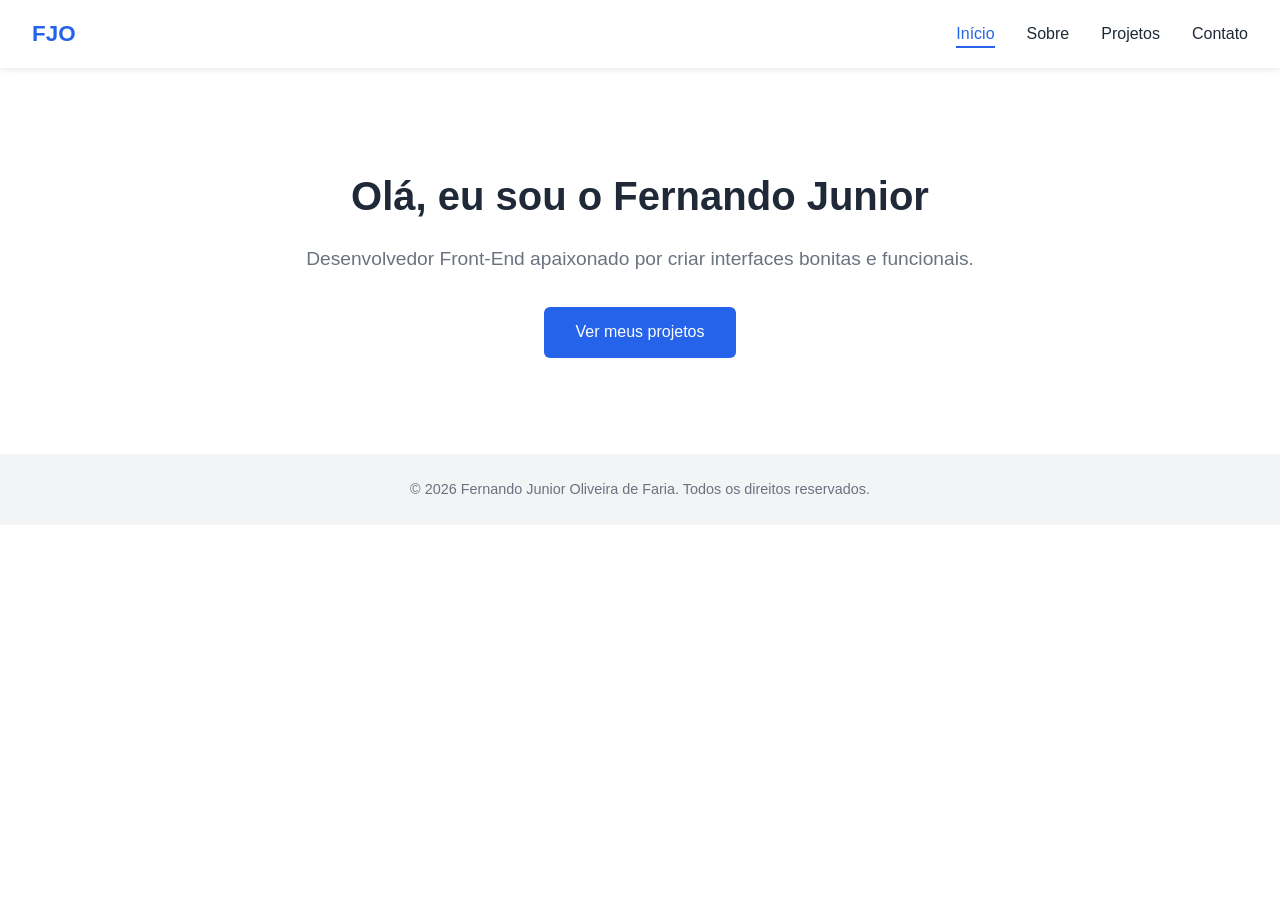
<file: index.html>
<!DOCTYPE html>
<html lang="pt-br">
<head>
    <meta charset="UTF-8">
    <meta name="viewport" content="width=device-width, initial-scale=1.0">

    <!-- SEO básico -->
    <title>Fernando Junior Oliveira de Faria | Desenvolvedor Front-End</title>
    <meta name="description" content="Portfólio de Fernando Junior Oliveira de Faria, desenvolvedor Front-End. Conheça meus projetos, habilidades e formas de contato.">
    <meta name="keywords" content="portfolio, desenvolvedor front-end, html, css, javascript">
    <meta name="author" content="Fernando Junior Oliveira de Faria">

    <link rel="stylesheet" href="css/style.css">
</head>
<body>

    <!-- ===== CABEÇALHO E MENU ===== -->
    <header class="cabecalho">
        <div class="logo">FJO</div>

        <nav class="menu">
            <ul class="menu-lista">
                <li><a href="index.html" class="ativo">Início</a></li>
                <li><a href="sobre.html">Sobre</a></li>
                <li><a href="projetos.html">Projetos</a></li>
                <li><a href="contato.html">Contato</a></li>
            </ul>
        </nav>

        <!-- Botão hambúrguer (aparece só no celular) -->
        <button class="menu-toggle" id="menu-toggle" aria-label="Abrir menu">
            <span></span>
            <span></span>
            <span></span>
        </button>
    </header>

    <!-- ===== CONTEÚDO PRINCIPAL ===== -->
    <main>
        <section class="hero">
            <h1>Olá, eu sou o Fernando Junior</h1>
            <p>Desenvolvedor Front-End apaixonado por criar interfaces bonitas e funcionais.</p>
            <a href="projetos.html" class="botao">Ver meus projetos</a>
        </section>
    </main>

    <!-- ===== RODAPÉ ===== -->
    <footer class="rodape">
        <p>&copy; 2026 Fernando Junior Oliveira de Faria. Todos os direitos reservados.</p>
    </footer>

    <script src="js/script.js"></script>
</body>
</html>
</file>
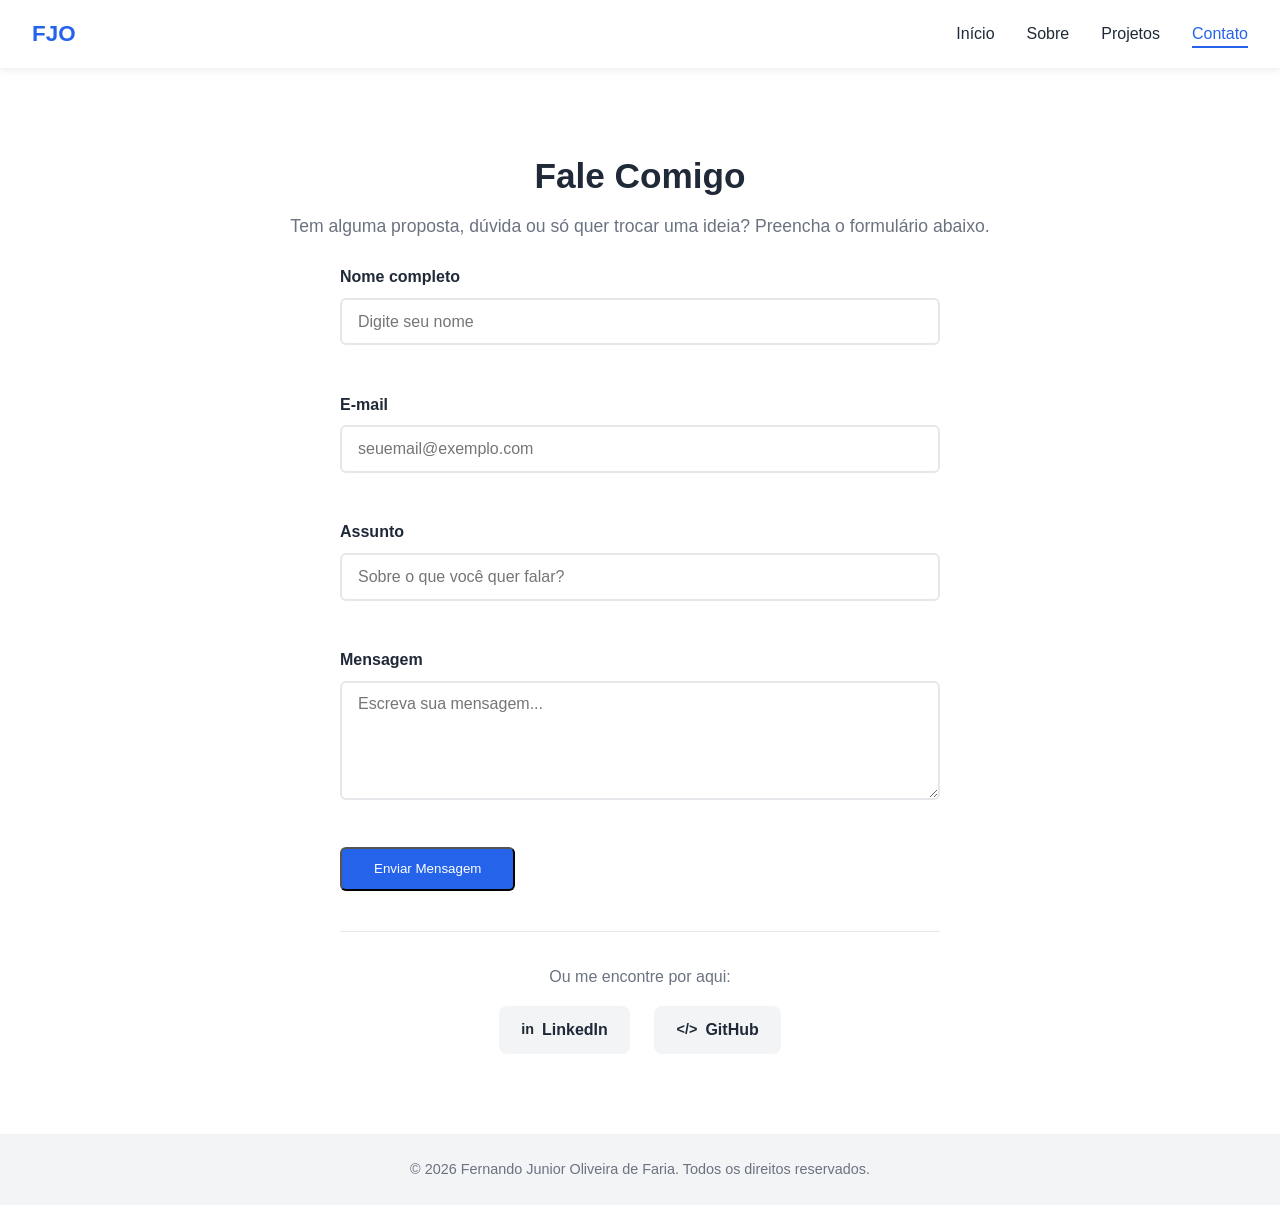
<file: contato.html>
<!DOCTYPE html>
<html lang="pt-br">
<head>
    <meta charset="UTF-8">
    <meta name="viewport" content="width=device-width, initial-scale=1.0">

    <!-- SEO básico -->
    <title>Contato | Fernando Junior Oliveira de Faria</title>
    <meta name="description" content="Entre em contato com Fernando Junior Oliveira de Faria para propostas, dúvidas ou oportunidades de trabalho.">
    <meta name="keywords" content="contato, formulário, desenvolvedor front-end">
    <meta name="author" content="Fernando Junior Oliveira de Faria">

    <link rel="stylesheet" href="css/style.css">
</head>
<body>

    <!-- ===== CABEÇALHO E MENU ===== -->
    <header class="cabecalho">
        <div class="logo">FJO</div>

        <nav class="menu">
            <ul class="menu-lista">
                <li><a href="index.html">Início</a></li>
                <li><a href="sobre.html">Sobre</a></li>
                <li><a href="projetos.html">Projetos</a></li>
                <li><a href="contato.html" class="ativo">Contato</a></li>
            </ul>
        </nav>

        <button class="menu-toggle" id="menu-toggle" aria-label="Abrir menu">
            <span></span>
            <span></span>
            <span></span>
        </button>
    </header>

    <!-- ===== CONTEÚDO PRINCIPAL ===== -->
    <main>
        <section class="secao-contato-topo">
            <h1>Fale Comigo</h1>
            <p>Tem alguma proposta, dúvida ou só quer trocar uma ideia? Preencha o formulário abaixo.</p>
        </section>

        <section class="container-formulario">
            <form id="form-contato" novalidate>

                <div class="campo">
                    <label for="nome">Nome completo</label>
                    <input type="text" id="nome" name="nome" placeholder="Digite seu nome">
                    <span class="erro" id="erro-nome"></span>
                </div>

                <div class="campo">
                    <label for="email">E-mail</label>
                    <input type="text" id="email" name="email" placeholder="seuemail@exemplo.com">
                    <span class="erro" id="erro-email"></span>
                </div>

                <div class="campo">
                    <label for="assunto">Assunto</label>
                    <input type="text" id="assunto" name="assunto" placeholder="Sobre o que você quer falar?">
                    <span class="erro" id="erro-assunto"></span>
                </div>

                <div class="campo">
                    <label for="mensagem">Mensagem</label>
                    <textarea id="mensagem" name="mensagem" rows="5" placeholder="Escreva sua mensagem..."></textarea>
                    <span class="erro" id="erro-mensagem"></span>
                </div>

                <button type="submit" class="botao">Enviar Mensagem</button>

                <p class="mensagem-sucesso" id="mensagem-sucesso">
                    ✓ Mensagem enviada com sucesso! Em breve retornarei o contato.
                </p>
            </form>

            <!-- ===== REDES SOCIAIS ===== -->
            <div class="redes-sociais">
                <p class="redes-titulo">Ou me encontre por aqui:</p>
                <div class="redes-links">
                    <a href="https://www.linkedin.com/in/fernando-junior-321b6b339/"
                       target="_blank" rel="noopener noreferrer" class="rede-link">
                        <span class="rede-icone">in</span>
                        LinkedIn
                    </a>
                    <a href="https://github.com/Fernandogo98"
                       target="_blank" rel="noopener noreferrer" class="rede-link">
                        <span class="rede-icone">&lt;/&gt;</span>
                        GitHub
                    </a>
                </div>
            </div>
        </section>
    </main>

    <!-- ===== RODAPÉ ===== -->
    <footer class="rodape">
        <p>&copy; 2026 Fernando Junior Oliveira de Faria. Todos os direitos reservados.</p>
    </footer>

    <script src="js/script.js"></script>
</body>
</html>
</file>
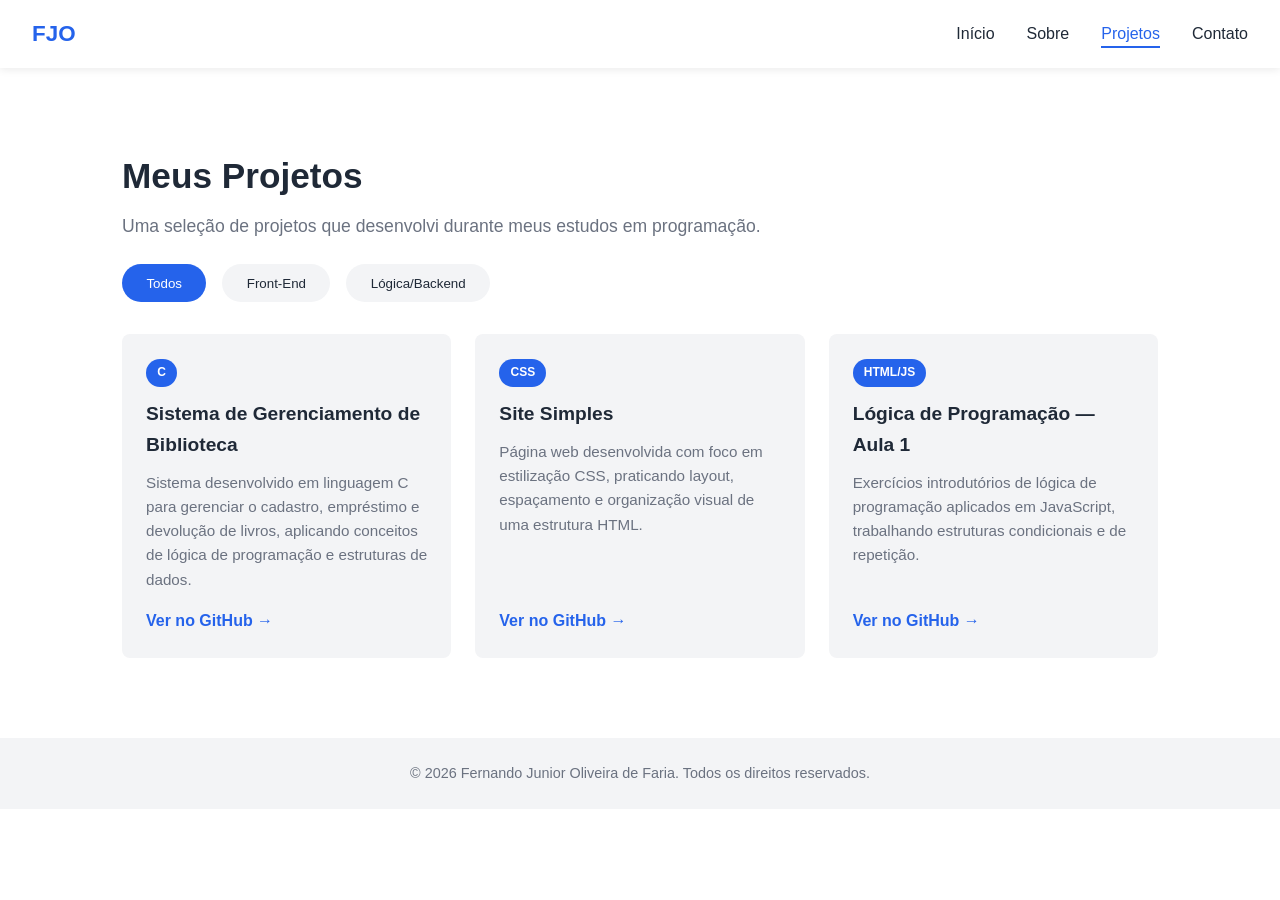
<file: projetos.html>
<!DOCTYPE html>
<html lang="pt-br">
<head>
    <meta charset="UTF-8">
    <meta name="viewport" content="width=device-width, initial-scale=1.0">

    <!-- SEO básico -->
    <title>Projetos | Fernando Junior Oliveira de Faria</title>
    <meta name="description" content="Confira os projetos desenvolvidos por Fernando Junior Oliveira de Faria, incluindo trabalhos em HTML, CSS, JavaScript e C.">
    <meta name="keywords" content="projetos, portfolio, javascript, html, css, github">
    <meta name="author" content="Fernando Junior Oliveira de Faria">

    <link rel="stylesheet" href="css/style.css">
</head>
<body>

    <!-- ===== CABEÇALHO E MENU ===== -->
    <header class="cabecalho">
        <div class="logo">FJO</div>

        <nav class="menu">
            <ul class="menu-lista">
                <li><a href="index.html">Início</a></li>
                <li><a href="sobre.html">Sobre</a></li>
                <li><a href="projetos.html" class="ativo">Projetos</a></li>
                <li><a href="contato.html">Contato</a></li>
            </ul>
        </nav>

        <button class="menu-toggle" id="menu-toggle" aria-label="Abrir menu">
            <span></span>
            <span></span>
            <span></span>
        </button>
    </header>

    <!-- ===== CONTEÚDO PRINCIPAL ===== -->
    <main>
        <section class="secao-projetos-topo">
            <h1>Meus Projetos</h1>
            <p>Uma seleção de projetos que desenvolvi durante meus estudos em programação.</p>
        </section>

        <!-- ===== FILTRO DE CATEGORIAS (EFEITO JS) ===== -->
        <div class="filtros" id="filtros">
            <button class="filtro-botao ativo" data-filtro="todos">Todos</button>
            <button class="filtro-botao" data-filtro="frontend">Front-End</button>
            <button class="filtro-botao" data-filtro="logica">Lógica/Backend</button>
        </div>

        <!-- ===== GRADE DE PROJETOS ===== -->
        <section class="grade-projetos">

            <div class="card-projeto" data-categoria="logica">
                <div class="card-projeto-topo">
                    <span class="tag-linguagem">C</span>
                </div>
                <h3>Sistema de Gerenciamento de Biblioteca</h3>
                <p>
                    Sistema desenvolvido em linguagem C para gerenciar o cadastro,
                    empréstimo e devolução de livros, aplicando conceitos de lógica
                    de programação e estruturas de dados.
                </p>
                <a href="https://github.com/Fernandogo98/SistemaGerenciamentoBiblioteca"
                   target="_blank" rel="noopener noreferrer" class="link-github">
                    Ver no GitHub →
                </a>
            </div>

            <div class="card-projeto" data-categoria="frontend">
                <div class="card-projeto-topo">
                    <span class="tag-linguagem">CSS</span>
                </div>
                <h3>Site Simples</h3>
                <p>
                    Página web desenvolvida com foco em estilização CSS, praticando
                    layout, espaçamento e organização visual de uma estrutura HTML.
                </p>
                <a href="https://github.com/Fernandogo98/site-simples"
                   target="_blank" rel="noopener noreferrer" class="link-github">
                    Ver no GitHub →
                </a>
            </div>

            <div class="card-projeto" data-categoria="logica">
                <div class="card-projeto-topo">
                    <span class="tag-linguagem">HTML/JS</span>
                </div>
                <h3>Lógica de Programação — Aula 1</h3>
                <p>
                    Exercícios introdutórios de lógica de programação aplicados em
                    JavaScript, trabalhando estruturas condicionais e de repetição.
                </p>
                <a href="https://github.com/Fernandogo98/logica-js-aula_1"
                   target="_blank" rel="noopener noreferrer" class="link-github">
                    Ver no GitHub →
                </a>
            </div>

        </section>

        <!-- Mensagem exibida quando o filtro não encontra nenhum projeto -->
        <p class="sem-resultados" id="sem-resultados" style="display: none;">
            Nenhum projeto encontrado nessa categoria.
        </p>
    </main>

    <!-- ===== RODAPÉ ===== -->
    <footer class="rodape">
        <p>&copy; 2026 Fernando Junior Oliveira de Faria. Todos os direitos reservados.</p>
    </footer>

    <script src="js/script.js"></script>
</body>
</html>
</file>
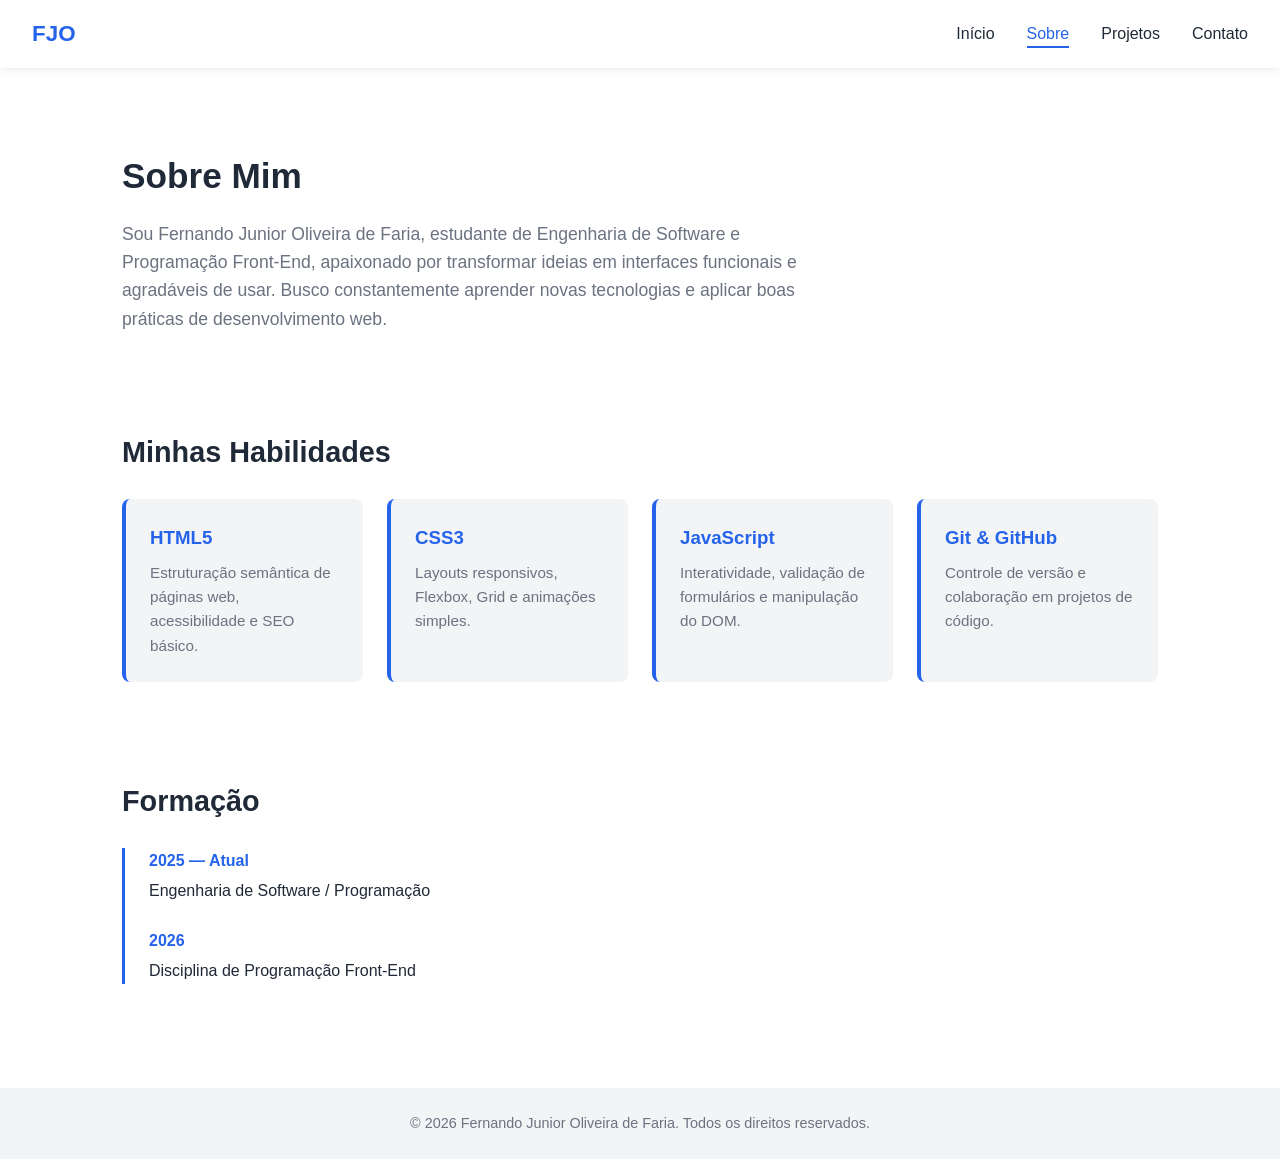
<file: sobre.html>
<!DOCTYPE html>
<html lang="pt-br">
<head>
    <meta charset="UTF-8">
    <meta name="viewport" content="width=device-width, initial-scale=1.0">

    <!-- SEO básico -->
    <title>Sobre Mim | Fernando Junior Oliveira de Faria</title>
    <meta name="description" content="Conheça a trajetória, formação e habilidades de Fernando Junior Oliveira de Faria, Engenheiro de Software e Desenvolvedor Front-End.">
    <meta name="keywords" content="sobre, desenvolvedor front-end, habilidades, formação">
    <meta name="author" content="Fernando Junior Oliveira de Faria">

    <link rel="stylesheet" href="css/style.css">
</head>
<body>

    <!-- ===== CABEÇALHO E MENU ===== -->
    <header class="cabecalho">
        <div class="logo">FJO</div>

        <nav class="menu">
            <ul class="menu-lista">
                <li><a href="index.html">Início</a></li>
                <li><a href="sobre.html" class="ativo">Sobre</a></li>
                <li><a href="projetos.html">Projetos</a></li>
                <li><a href="contato.html">Contato</a></li>
            </ul>
        </nav>

        <button class="menu-toggle" id="menu-toggle" aria-label="Abrir menu">
            <span></span>
            <span></span>
            <span></span>
        </button>
    </header>

    <!-- ===== CONTEÚDO PRINCIPAL ===== -->
    <main>
        <section class="secao-sobre">
            <h1>Sobre Mim</h1>
            <p>
                Sou Fernando Junior Oliveira de Faria, estudante de Engenharia de Software e Programação Front-End,
                apaixonado por transformar ideias em interfaces funcionais e agradáveis de usar.
                Busco constantemente aprender novas tecnologias e aplicar boas práticas de
                desenvolvimento web.
            </p>
        </section>

        <section class="secao-habilidades">
            <h2>Minhas Habilidades</h2>
            <div class="grade-habilidades">
                <div class="card-habilidade">
                    <h3>HTML5</h3>
                    <p>Estruturação semântica de páginas web, acessibilidade e SEO básico.</p>
                </div>
                <div class="card-habilidade">
                    <h3>CSS3</h3>
                    <p>Layouts responsivos, Flexbox, Grid e animações simples.</p>
                </div>
                <div class="card-habilidade">
                    <h3>JavaScript</h3>
                    <p>Interatividade, validação de formulários e manipulação do DOM.</p>
                </div>
                <div class="card-habilidade">
                    <h3>Git &amp; GitHub</h3>
                    <p>Controle de versão e colaboração em projetos de código.</p>
                </div>
            </div>
        </section>

        <section class="secao-formacao">
            <h2>Formação</h2>
            <ul class="linha-do-tempo">
                <li>
                    <strong>2025 — Atual</strong>
                    <p>Engenharia de Software / Programação</p>
                </li>
                <li>
                    <strong>2026</strong>
                    <p>Disciplina de Programação Front-End</p>
                </li>
            </ul>
        </section>
    </main>

    <!-- ===== RODAPÉ ===== -->
    <footer class="rodape">
        <p>&copy; 2026 Fernando Junior Oliveira de Faria. Todos os direitos reservados.</p>
    </footer>

    <script src="js/script.js"></script>
</body>
</html>
</file>
<file: css/style.css>
/* ===== RESET E VARIÁVEIS ===== */
* {
    margin: 0;
    padding: 0;
    box-sizing: border-box;
}

:root {
    --cor-primaria: #2563eb;
    --cor-primaria-escura: #1d4ed8;
    --cor-texto: #1f2937;
    --cor-texto-claro: #6b7280;
    --cor-fundo: #ffffff;
    --cor-fundo-secao: #f3f4f6;
    --fonte-principal: 'Segoe UI', Arial, sans-serif;
}

body {
    font-family: var(--fonte-principal);
    color: var(--cor-texto);
    line-height: 1.6;
}

/* ===== CABEÇALHO E MENU ===== */
.cabecalho {
    display: flex;
    justify-content: space-between;
    align-items: center;
    padding: 1rem 2rem;
    background-color: var(--cor-fundo);
    box-shadow: 0 2px 8px rgba(0, 0, 0, 0.08);
    position: sticky;
    top: 0;
    z-index: 100;
}

.logo {
    font-size: 1.4rem;
    font-weight: bold;
    color: var(--cor-primaria);
}

.menu-lista {
    display: flex;
    list-style: none;
    gap: 2rem;
}

.menu-lista a {
    text-decoration: none;
    color: var(--cor-texto);
    font-weight: 500;
    transition: color 0.2s ease;
    padding-bottom: 4px;
}

.menu-lista a:hover,
.menu-lista a.ativo {
    color: var(--cor-primaria);
    border-bottom: 2px solid var(--cor-primaria);
}

/* Botão hambúrguer — escondido no desktop */
.menu-toggle {
    display: none;
    flex-direction: column;
    gap: 5px;
    background: none;
    border: none;
    cursor: pointer;
    padding: 8px;
}

.menu-toggle span {
    width: 25px;
    height: 3px;
    background-color: var(--cor-texto);
    border-radius: 2px;
}

/* ===== CONTEÚDO PRINCIPAL ===== */
main {
    max-width: 1100px;
    margin: 0 auto;
    padding: 2rem;
}

.hero {
    text-align: center;
    padding: 4rem 1rem;
}

.hero h1 {
    font-size: 2.5rem;
    margin-bottom: 1rem;
    color: var(--cor-texto);
}

.hero p {
    font-size: 1.2rem;
    color: var(--cor-texto-claro);
    margin-bottom: 2rem;
}

.botao {
    display: inline-block;
    background-color: var(--cor-primaria);
    color: #fff;
    text-decoration: none;
    padding: 0.8rem 2rem;
    border-radius: 6px;
    font-weight: 500;
    transition: background-color 0.2s ease, transform 0.2s ease;
}

.botao:hover {
    background-color: var(--cor-primaria-escura);
    transform: translateY(-2px);
}

/* ===== RODAPÉ ===== */
.rodape {
    text-align: center;
    padding: 1.5rem;
    background-color: var(--cor-fundo-secao);
    color: var(--cor-texto-claro);
    font-size: 0.9rem;
}

/* ===== RESPONSIVIDADE (CELULAR E TABLET) ===== */
@media (max-width: 768px) {
    .menu-lista {
        position: fixed;
        top: 64px;
        left: 0;
        right: 0;
        background-color: var(--cor-fundo);
        flex-direction: column;
        align-items: center;
        gap: 0;
        max-height: 0;
        overflow: hidden;
        transition: max-height 0.3s ease;
        box-shadow: 0 4px 8px rgba(0, 0, 0, 0.08);
    }

    .menu-lista.aberto {
        max-height: 300px;
    }

    .menu-lista li {
        width: 100%;
        text-align: center;
        padding: 1rem 0;
    }

    .menu-toggle {
        display: flex;
    }

    .hero h1 {
        font-size: 1.8rem;
    }
}

/* ===== PÁGINA SOBRE ===== */
.secao-sobre,
.secao-habilidades,
.secao-formacao {
    padding: 3rem 0;
}

.secao-sobre h1 {
    font-size: 2.2rem;
    margin-bottom: 1rem;
}

.secao-sobre p {
    color: var(--cor-texto-claro);
    font-size: 1.1rem;
    max-width: 700px;
}

.secao-habilidades h2,
.secao-formacao h2 {
    font-size: 1.8rem;
    margin-bottom: 1.5rem;
}

.grade-habilidades {
    display: grid;
    grid-template-columns: repeat(auto-fit, minmax(220px, 1fr));
    gap: 1.5rem;
}

.card-habilidade {
    background-color: var(--cor-fundo-secao);
    padding: 1.5rem;
    border-radius: 8px;
    border-left: 4px solid var(--cor-primaria);
    transition: transform 0.2s ease;
}

.card-habilidade:hover {
    transform: translateY(-4px);
}

.card-habilidade h3 {
    margin-bottom: 0.5rem;
    color: var(--cor-primaria);
}

.card-habilidade p {
    color: var(--cor-texto-claro);
    font-size: 0.95rem;
}

.linha-do-tempo {
    list-style: none;
    border-left: 3px solid var(--cor-primaria);
    padding-left: 1.5rem;
}

.linha-do-tempo li {
    margin-bottom: 1.5rem;
}

.linha-do-tempo strong {
    color: var(--cor-primaria);
    display: block;
    margin-bottom: 0.3rem;
}

/* ===== PÁGINA PROJETOS ===== */
.secao-projetos-topo {
    padding: 3rem 0 1.5rem;
}

.secao-projetos-topo h1 {
    font-size: 2.2rem;
    margin-bottom: 0.5rem;
}

.secao-projetos-topo p {
    color: var(--cor-texto-claro);
    font-size: 1.1rem;
}

/* Filtros */
.filtros {
    display: flex;
    gap: 1rem;
    margin-bottom: 2rem;
    flex-wrap: wrap;
}

.filtro-botao {
    background-color: var(--cor-fundo-secao);
    border: 2px solid transparent;
    padding: 0.6rem 1.4rem;
    border-radius: 30px;
    font-weight: 500;
    cursor: pointer;
    transition: all 0.2s ease;
    color: var(--cor-texto);
}

.filtro-botao:hover {
    border-color: var(--cor-primaria);
}

.filtro-botao.ativo {
    background-color: var(--cor-primaria);
    color: #fff;
}

/* Grade de cards */
.grade-projetos {
    display: grid;
    grid-template-columns: repeat(auto-fit, minmax(260px, 1fr));
    gap: 1.5rem;
    padding-bottom: 3rem;
}

.card-projeto {
    background-color: var(--cor-fundo-secao);
    padding: 1.5rem;
    border-radius: 8px;
    display: flex;
    flex-direction: column;
    transition: transform 0.2s ease, box-shadow 0.2s ease;
}

.card-projeto:hover {
    transform: translateY(-4px);
    box-shadow: 0 8px 16px rgba(0, 0, 0, 0.1);
}

.card-projeto-topo {
    margin-bottom: 0.8rem;
}

.tag-linguagem {
    display: inline-block;
    background-color: var(--cor-primaria);
    color: #fff;
    font-size: 0.75rem;
    font-weight: bold;
    padding: 0.25rem 0.7rem;
    border-radius: 20px;
}

.card-projeto h3 {
    margin-bottom: 0.6rem;
    font-size: 1.2rem;
}

.card-projeto p {
    color: var(--cor-texto-claro);
    font-size: 0.95rem;
    flex-grow: 1;
    margin-bottom: 1rem;
}

.link-github {
    color: var(--cor-primaria);
    font-weight: 600;
    text-decoration: none;
}

.link-github:hover {
    text-decoration: underline;
}

/* Animação de esconder/mostrar no filtro */
.card-projeto.escondido {
    display: none;
}

.sem-resultados {
    text-align: center;
    color: var(--cor-texto-claro);
    padding: 2rem 0;
}

/* ===== PÁGINA CONTATO ===== */
.secao-contato-topo {
    padding: 3rem 0 1.5rem;
    text-align: center;
}

.secao-contato-topo h1 {
    font-size: 2.2rem;
    margin-bottom: 0.5rem;
}

.secao-contato-topo p {
    color: var(--cor-texto-claro);
    font-size: 1.1rem;
}

.container-formulario {
    max-width: 600px;
    margin: 0 auto;
    padding-bottom: 3rem;
}

.campo {
    margin-bottom: 1.5rem;
    display: flex;
    flex-direction: column;
}

.campo label {
    font-weight: 600;
    margin-bottom: 0.5rem;
}

.campo input,
.campo textarea {
    padding: 0.8rem 1rem;
    border: 2px solid #e5e7eb;
    border-radius: 6px;
    font-family: inherit;
    font-size: 1rem;
    transition: border-color 0.2s ease;
}

.campo input:focus,
.campo textarea:focus {
    outline: none;
    border-color: var(--cor-primaria);
}

.campo input.campo-invalido,
.campo textarea.campo-invalido {
    border-color: #dc2626;
}

.erro {
    color: #dc2626;
    font-size: 0.85rem;
    margin-top: 0.3rem;
    min-height: 1.1rem;
}

.mensagem-sucesso {
    display: none;
    background-color: #dcfce7;
    color: #166534;
    padding: 1rem;
    border-radius: 6px;
    margin-top: 1.5rem;
    text-align: center;
}

.mensagem-sucesso.visivel {
    display: block;
}

/* Redes sociais */
.redes-sociais {
    margin-top: 2.5rem;
    padding-top: 2rem;
    border-top: 1px solid #e5e7eb;
    text-align: center;
}

.redes-titulo {
    color: var(--cor-texto-claro);
    margin-bottom: 1rem;
}

.redes-links {
    display: flex;
    justify-content: center;
    gap: 1.5rem;
    flex-wrap: wrap;
}

.rede-link {
    display: flex;
    align-items: center;
    gap: 0.5rem;
    text-decoration: none;
    color: var(--cor-texto);
    font-weight: 600;
    padding: 0.7rem 1.4rem;
    border-radius: 8px;
    background-color: var(--cor-fundo-secao);
    transition: all 0.2s ease;
}

.rede-link:hover {
    background-color: var(--cor-primaria);
    color: #fff;
    transform: translateY(-2px);
}

.rede-icone {
    font-weight: bold;
    font-size: 0.9rem;
}
</file>
